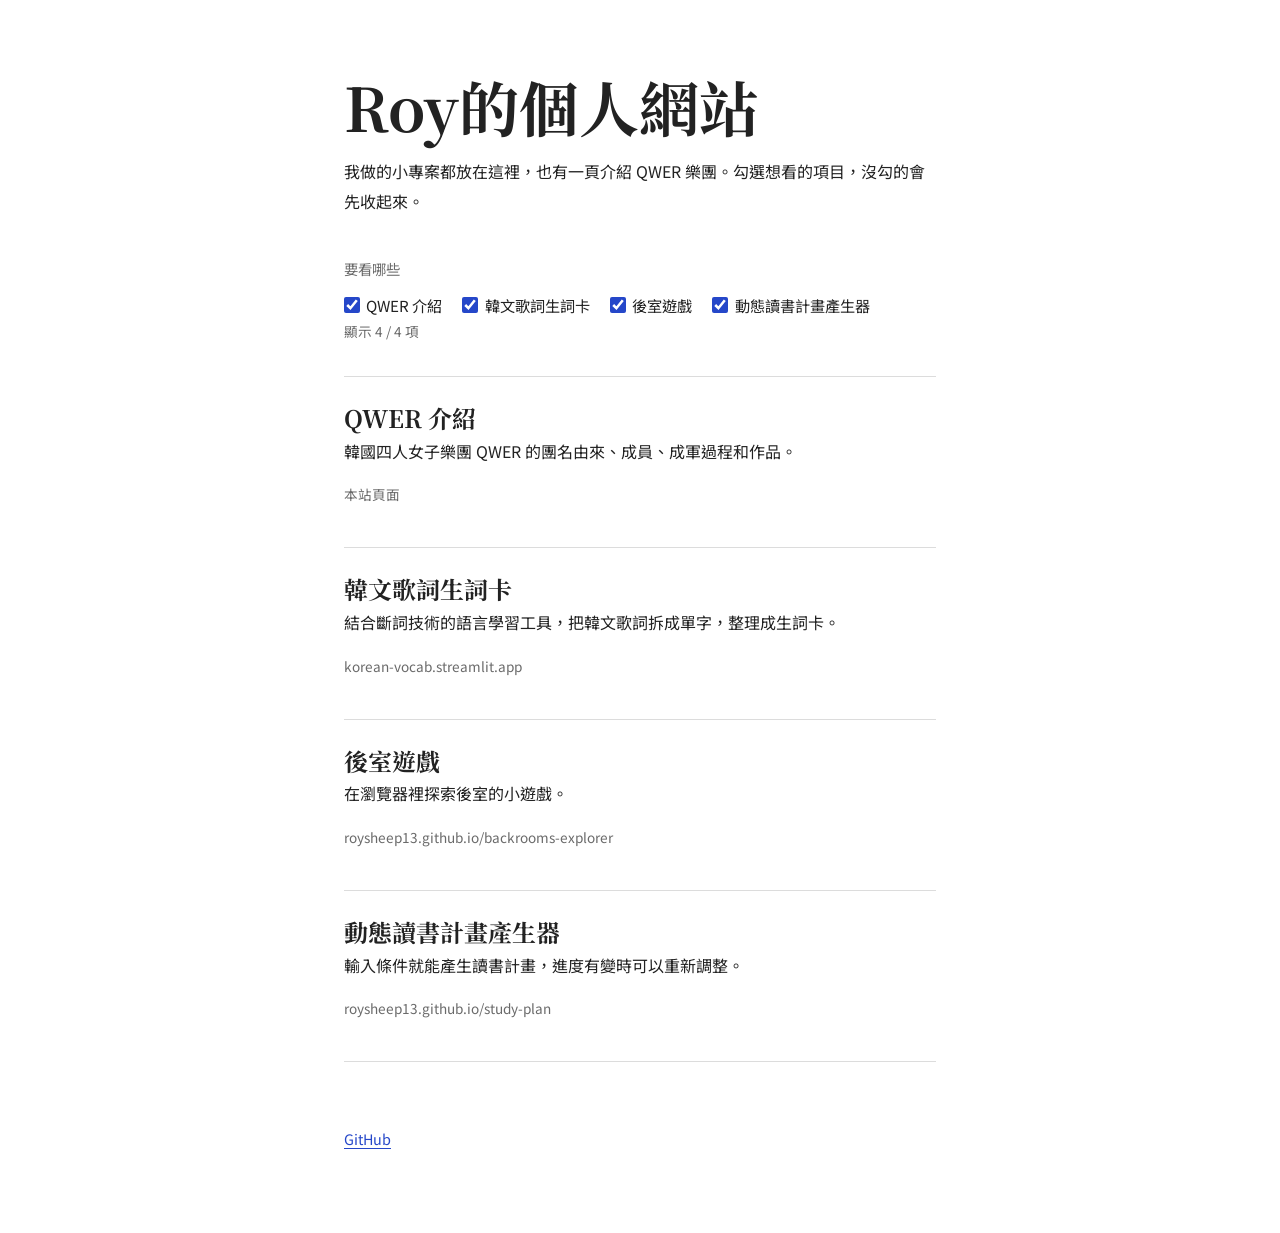
<file: index.html>
<!doctype html>
<html lang="zh-Hant">
<head>
  <meta charset="utf-8">
  <meta name="viewport" content="width=device-width, initial-scale=1">
  <title>Roy的個人網站</title>
  <meta name="description" content="Roy 做的小專案，以及 QWER 樂團介紹。">
  <link rel="preconnect" href="https://fonts.googleapis.com">
  <link rel="preconnect" href="https://fonts.gstatic.com" crossorigin>
  <link rel="stylesheet" href="https://fonts.googleapis.com/css2?family=Noto+Sans+TC:wght@400;500&family=Noto+Serif+TC:wght@700&display=swap">
  <link rel="stylesheet" href="style.css">
</head>
<body>
  <main class="page">
    <h1 class="site-title">Roy的個人網站</h1>
    <p class="intro">我做的小專案都放在這裡，也有一頁介紹 QWER 樂團。勾選想看的項目，沒勾的會先收起來。</p>

    <fieldset class="filter">
      <legend>要看哪些</legend>
      <div class="opts">
        <label><input type="checkbox" data-filter="qwer" checked>QWER 介紹</label>
        <label><input type="checkbox" data-filter="korean-vocab" checked>韓文歌詞生詞卡</label>
        <label><input type="checkbox" data-filter="backrooms" checked>後室遊戲</label>
        <label><input type="checkbox" data-filter="study-plan" checked>動態讀書計畫產生器</label>
      </div>
    </fieldset>
    <p class="status" id="status" aria-live="polite">顯示 4 / 4 項</p>

    <ul class="works">
      <li data-work="qwer">
        <a class="work-name" href="qwer.html">QWER 介紹</a>
        <p class="work-desc">韓國四人女子樂團 QWER 的團名由來、成員、成軍過程和作品。</p>
        <p class="work-where">本站頁面</p>
      </li>
      <li data-work="korean-vocab">
        <a class="work-name" href="https://korean-vocab.streamlit.app" target="_blank" rel="noopener">韓文歌詞生詞卡</a>
        <p class="work-desc">結合斷詞技術的語言學習工具，把韓文歌詞拆成單字，整理成生詞卡。</p>
        <p class="work-where">korean-vocab.streamlit.app</p>
      </li>
      <li data-work="backrooms">
        <a class="work-name" href="https://roysheep13.github.io/backrooms-explorer/" target="_blank" rel="noopener">後室遊戲</a>
        <p class="work-desc">在瀏覽器裡探索後室的小遊戲。</p>
        <p class="work-where">roysheep13.github.io/backrooms-explorer</p>
      </li>
      <li data-work="study-plan">
        <a class="work-name" href="https://roysheep13.github.io/study-plan/" target="_blank" rel="noopener">動態讀書計畫產生器</a>
        <p class="work-desc">輸入條件就能產生讀書計畫，進度有變時可以重新調整。</p>
        <p class="work-where">roysheep13.github.io/study-plan</p>
      </li>
    </ul>
    <p class="empty" id="empty" hidden>目前沒有勾選任何項目，勾選上面的選項就會顯示。</p>

    <footer class="foot">
      <a href="https://github.com/RoySheep13">GitHub</a>
    </footer>
  </main>
  <script src="script.js"></script>
</body>
</html>
</file>
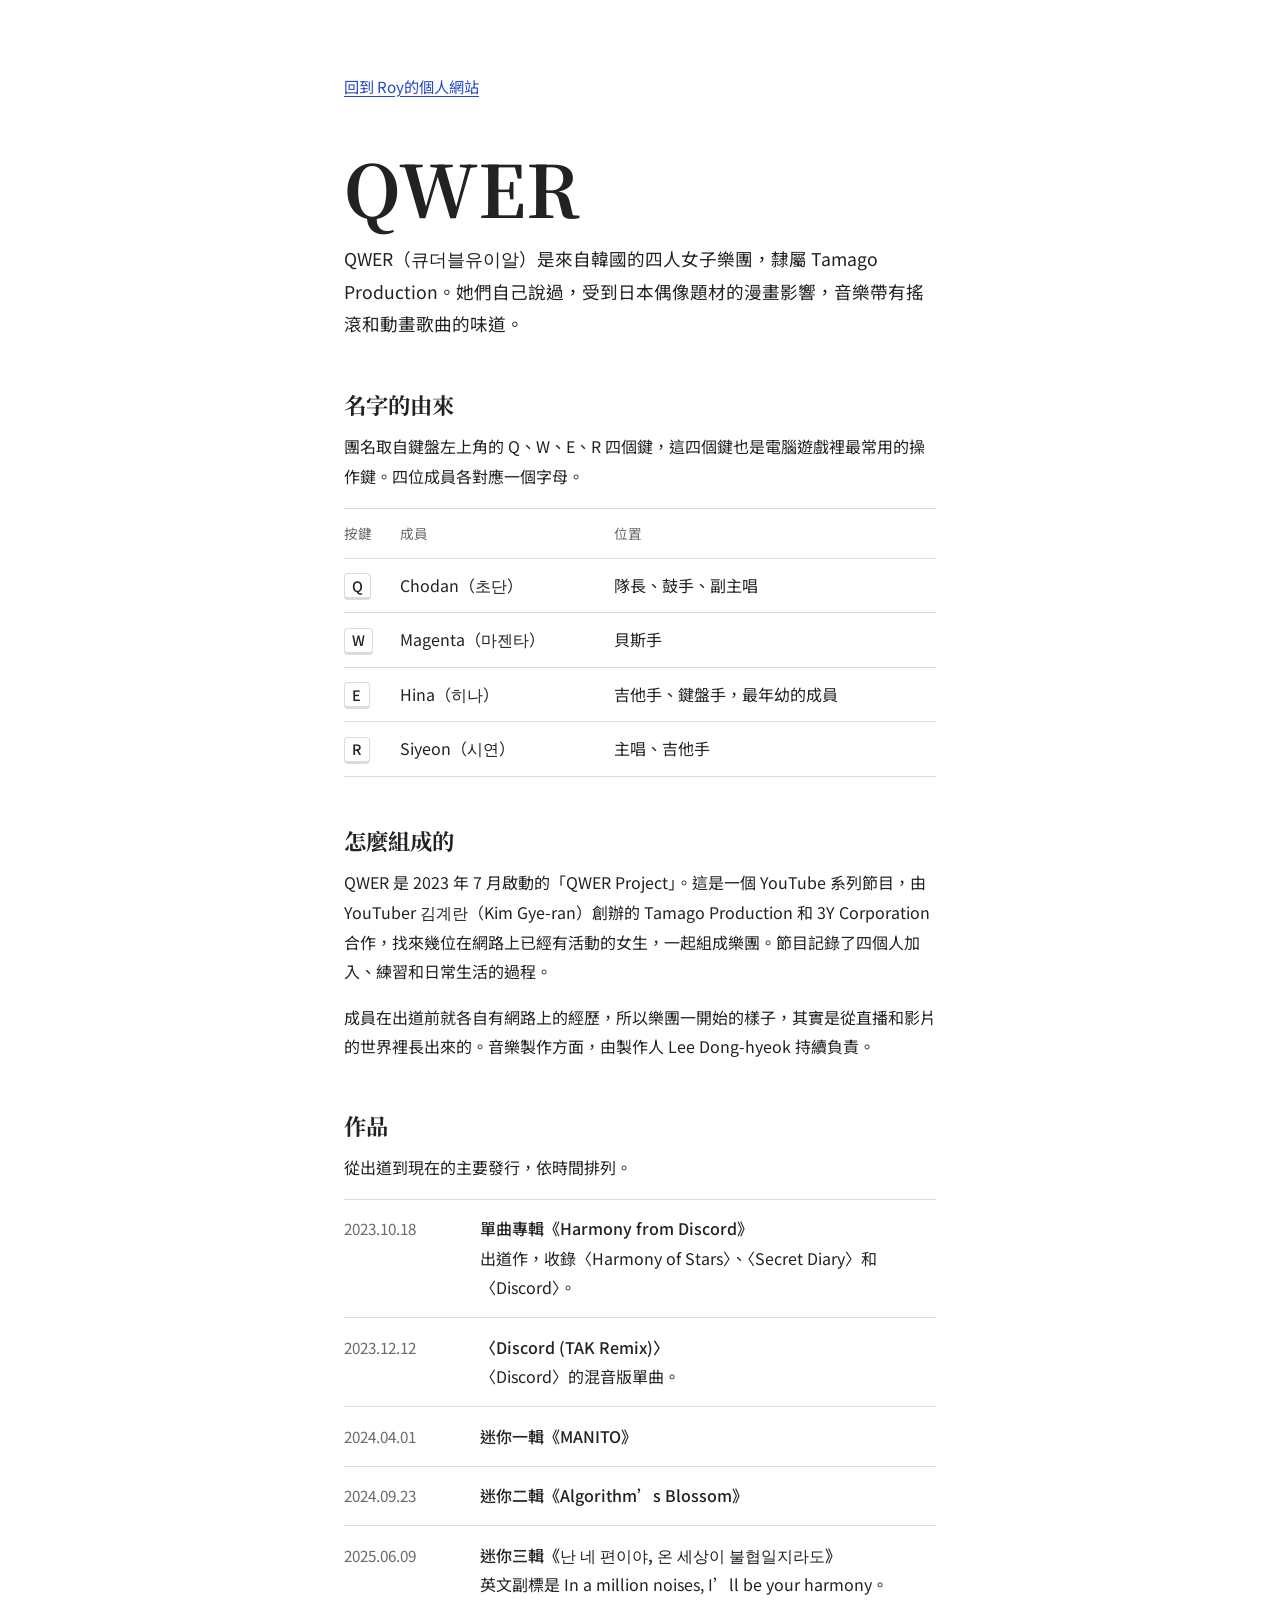
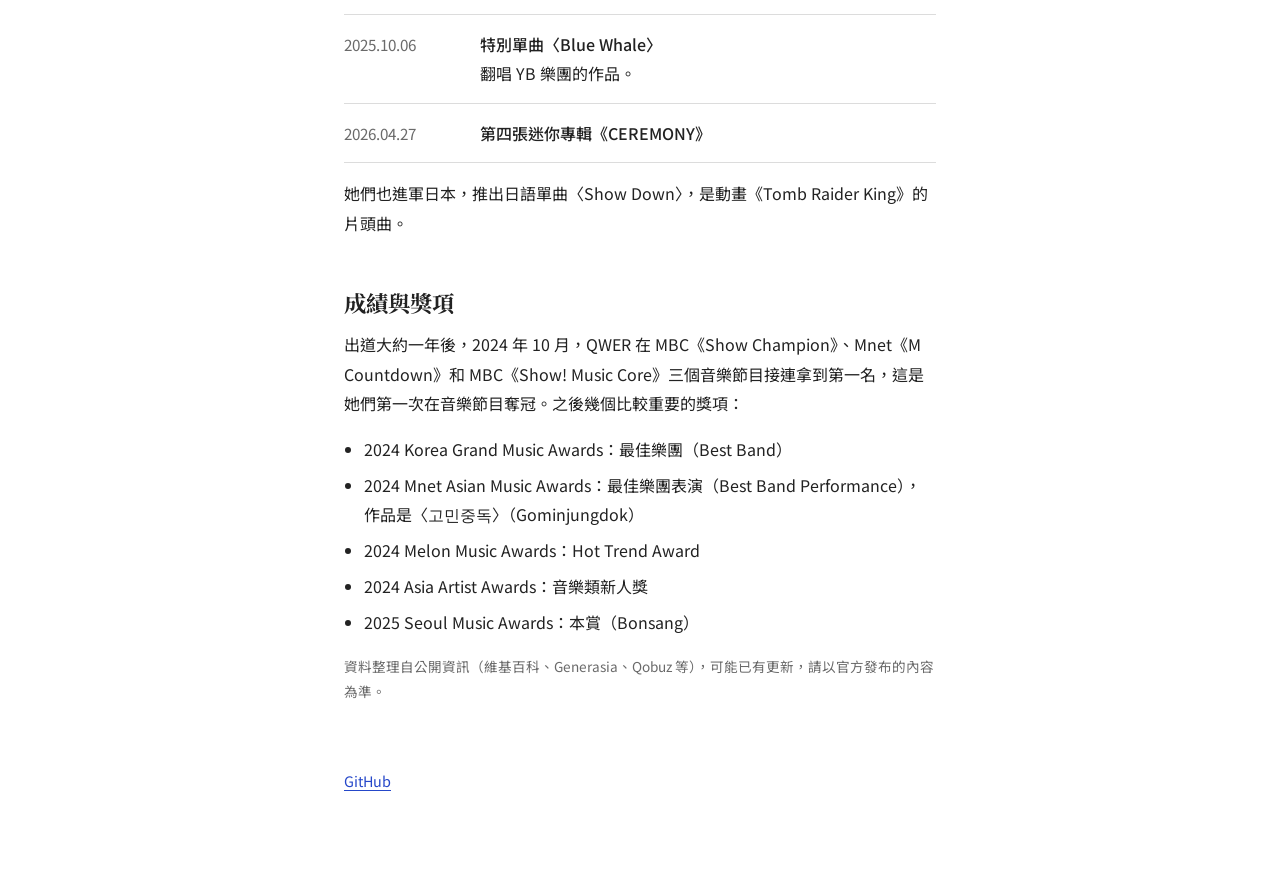
<file: qwer.html>
<!doctype html>
<html lang="zh-Hant">
<head>
  <meta charset="utf-8">
  <meta name="viewport" content="width=device-width, initial-scale=1">
  <title>QWER 介紹 | Roy的個人網站</title>
  <meta name="description" content="韓國四人女子樂團 QWER 的團名由來、成員、成軍過程和作品整理。">
  <link rel="preconnect" href="https://fonts.googleapis.com">
  <link rel="preconnect" href="https://fonts.gstatic.com" crossorigin>
  <link rel="stylesheet" href="https://fonts.googleapis.com/css2?family=Noto+Sans+TC:wght@400;500&family=Noto+Serif+TC:wght@700&display=swap">
  <link rel="stylesheet" href="style.css">
</head>
<body>
  <main class="page">
    <a class="back" href="index.html">回到 Roy的個人網站</a>

    <h1 class="title">QWER</h1>
    <p class="lead">QWER（큐더블유이알）是來自韓國的四人女子樂團，隸屬 Tamago Production。她們自己說過，受到日本偶像題材的漫畫影響，音樂帶有搖滾和動畫歌曲的味道。</p>

    <h2>名字的由來</h2>
    <p>團名取自鍵盤左上角的 Q、W、E、R 四個鍵，這四個鍵也是電腦遊戲裡最常用的操作鍵。四位成員各對應一個字母。</p>
    <table class="members">
      <thead>
        <tr><th scope="col">按鍵</th><th scope="col">成員</th><th scope="col">位置</th></tr>
      </thead>
      <tbody>
        <tr><td><kbd>Q</kbd></td><td>Chodan（초단）</td><td>隊長、鼓手、副主唱</td></tr>
        <tr><td><kbd>W</kbd></td><td>Magenta（마젠타）</td><td>貝斯手</td></tr>
        <tr><td><kbd>E</kbd></td><td>Hina（히나）</td><td>吉他手、鍵盤手，最年幼的成員</td></tr>
        <tr><td><kbd>R</kbd></td><td>Siyeon（시연）</td><td>主唱、吉他手</td></tr>
      </tbody>
    </table>

    <h2>怎麼組成的</h2>
    <p>QWER 是 2023 年 7 月啟動的「QWER Project」。這是一個 YouTube 系列節目，由 YouTuber 김계란（Kim Gye-ran）創辦的 Tamago Production 和 3Y Corporation 合作，找來幾位在網路上已經有活動的女生，一起組成樂團。節目記錄了四個人加入、練習和日常生活的過程。</p>
    <p>成員在出道前就各自有網路上的經歷，所以樂團一開始的樣子，其實是從直播和影片的世界裡長出來的。音樂製作方面，由製作人 Lee Dong-hyeok 持續負責。</p>

    <h2>作品</h2>
    <p>從出道到現在的主要發行，依時間排列。</p>
    <ol class="timeline">
      <li>
        <time datetime="2023-10-18">2023.10.18</time>
        <div><strong>單曲專輯《Harmony from Discord》</strong><p>出道作，收錄〈Harmony of Stars〉、〈Secret Diary〉和〈Discord〉。</p></div>
      </li>
      <li>
        <time datetime="2023-12-12">2023.12.12</time>
        <div><strong>〈Discord (TAK Remix)〉</strong><p>〈Discord〉的混音版單曲。</p></div>
      </li>
      <li>
        <time datetime="2024-04-01">2024.04.01</time>
        <div><strong>迷你一輯《MANITO》</strong></div>
      </li>
      <li>
        <time datetime="2024-09-23">2024.09.23</time>
        <div><strong>迷你二輯《Algorithm’s Blossom》</strong></div>
      </li>
      <li>
        <time datetime="2025-06-09">2025.06.09</time>
        <div><strong>迷你三輯《난 네 편이야, 온 세상이 불협일지라도》</strong><p>英文副標是 In a million noises, I’ll be your harmony。</p></div>
      </li>
      <li>
        <time datetime="2025-10-06">2025.10.06</time>
        <div><strong>特別單曲〈Blue Whale〉</strong><p>翻唱 YB 樂團的作品。</p></div>
      </li>
      <li>
        <time datetime="2026-04-27">2026.04.27</time>
        <div><strong>第四張迷你專輯《CEREMONY》</strong></div>
      </li>
    </ol>
    <p style="margin-top: 1rem;">她們也進軍日本，推出日語單曲〈Show Down〉，是動畫《Tomb Raider King》的片頭曲。</p>

    <h2>成績與獎項</h2>
    <p>出道大約一年後，2024 年 10 月，QWER 在 MBC《Show Champion》、Mnet《M Countdown》和 MBC《Show! Music Core》三個音樂節目接連拿到第一名，這是她們第一次在音樂節目奪冠。之後幾個比較重要的獎項：</p>
    <ul class="awards">
      <li>2024 Korea Grand Music Awards：最佳樂團（Best Band）</li>
      <li>2024 Mnet Asian Music Awards：最佳樂團表演（Best Band Performance），作品是〈고민중독〉（Gominjungdok）</li>
      <li>2024 Melon Music Awards：Hot Trend Award</li>
      <li>2024 Asia Artist Awards：音樂類新人獎</li>
      <li>2025 Seoul Music Awards：本賞（Bonsang）</li>
    </ul>

    <p class="note">資料整理自公開資訊（維基百科、Generasia、Qobuz 等），可能已有更新，請以官方發布的內容為準。</p>

    <footer class="foot">
      <a href="https://github.com/RoySheep13">GitHub</a>
    </footer>
  </main>
</body>
</html>
</file>
<file: style.css>
:root {
  --bg: #ffffff;
  --text: #222222;
  --muted: #6a6a6a;
  --line: #dcdcdc;
  --accent: #2547c9;
  --serif: "Noto Serif TC", "Songti TC", "PMingLiU", serif;
  --sans: "Noto Sans TC", "PingFang TC", "Microsoft JhengHei", system-ui, sans-serif;
}

@media (prefers-color-scheme: dark) {
  :root {
    --bg: #1b1b1b;
    --text: #e8e8e8;
    --muted: #9a9a9a;
    --line: #3a3a3a;
    --accent: #8ea6ff;
  }
}

* {
  box-sizing: border-box;
}

html {
  -webkit-text-size-adjust: 100%;
}

body {
  margin: 0;
  background: var(--bg);
  color: var(--text);
  font: 400 1rem/1.85 var(--sans);
}

.page {
  max-width: 40rem;
  margin: 0 auto;
  padding: 4.5rem 1.5rem 5rem;
}

a {
  color: var(--accent);
  text-underline-offset: 0.2em;
}

a:hover {
  text-decoration-thickness: 2px;
}

:focus-visible {
  outline: 2px solid var(--accent);
  outline-offset: 3px;
}

h1,
h2 {
  font-family: var(--serif);
  font-weight: 700;
}

/* ---------- 首頁 ---------- */

.site-title {
  margin: 0 0 1rem;
  font-size: clamp(2.4rem, 8vw, 3.75rem);
  line-height: 1.15;
}

.intro {
  margin: 0;
}

.filter {
  margin: 2.5rem 0 0;
  padding: 0;
  border: 0;
}

.filter legend {
  padding: 0;
  margin-bottom: 0.5rem;
  color: var(--muted);
  font-size: 0.9rem;
}

.filter .opts {
  display: flex;
  flex-wrap: wrap;
  gap: 0.35rem 1.25rem;
}

.filter label {
  display: inline-flex;
  align-items: center;
  gap: 0.4rem;
  font-size: 0.95rem;
  cursor: pointer;
}

.filter input {
  width: 1rem;
  height: 1rem;
  margin: 0;
  accent-color: var(--accent);
}

.status {
  margin: 0.75rem 0 0;
  color: var(--muted);
  font-size: 0.85rem;
}

.works {
  margin: 2rem 0 0;
  padding: 0;
  list-style: none;
  border-top: 1px solid var(--line);
}

.works li {
  padding: 1.5rem 0;
  border-bottom: 1px solid var(--line);
}

.works li[hidden] {
  display: none;
}

.work-name {
  color: var(--text);
  font: 700 1.5rem/1.4 var(--serif);
  text-decoration: none;
}

.work-name:hover {
  color: var(--accent);
  text-decoration: underline;
  text-decoration-thickness: 2px;
}

.work-desc {
  margin: 0.35rem 0 0;
}

.work-where {
  margin: 0.25rem 0 0;
  color: var(--muted);
  font-size: 0.85rem;
}

.empty {
  margin: 2rem 0 0;
  color: var(--muted);
}

.foot {
  margin-top: 4rem;
  color: var(--muted);
  font-size: 0.9rem;
}

/* ---------- QWER 介紹頁 ---------- */

.back {
  display: inline-block;
  margin-bottom: 3rem;
  font-size: 0.95rem;
}

.title {
  margin: 0 0 1rem;
  font-size: clamp(2.8rem, 10vw, 4.5rem);
  line-height: 1.1;
}

.lead {
  margin: 0;
  font-size: 1.1rem;
}

h2 {
  margin: 3rem 0 0.75rem;
  font-size: 1.4rem;
  line-height: 1.4;
}

.page p {
  margin: 0 0 1rem;
}

kbd {
  display: inline-block;
  min-width: 1.8em;
  padding: 0.1em 0.5em;
  border: 1px solid var(--line);
  border-bottom-width: 3px;
  border-radius: 4px;
  font: 500 0.9rem/1.4 var(--sans);
  text-align: center;
}

.members {
  width: 100%;
  margin-top: 1rem;
  border-collapse: collapse;
}

.members th,
.members td {
  padding: 0.75rem 0.75rem 0.75rem 0;
  border-bottom: 1px solid var(--line);
  font-weight: 400;
  text-align: left;
  vertical-align: top;
}

.members thead th {
  color: var(--muted);
  font-size: 0.85rem;
  border-top: 1px solid var(--line);
}

.members td:first-child,
.members th:first-child {
  width: 3.5rem;
}

.timeline {
  margin: 1rem 0 0;
  padding: 0;
  list-style: none;
  border-top: 1px solid var(--line);
}

.timeline li {
  display: grid;
  grid-template-columns: 7.5rem 1fr;
  gap: 0.25rem 1rem;
  padding: 0.9rem 0;
  border-bottom: 1px solid var(--line);
}

.timeline time {
  color: var(--muted);
  font-size: 0.95rem;
  font-variant-numeric: tabular-nums;
}

.timeline strong {
  font-weight: 500;
}

.timeline p {
  margin: 0;
}

.awards {
  margin: 0 0 1rem;
  padding-left: 1.25rem;
}

.awards li {
  margin-bottom: 0.4rem;
}

.note {
  margin-top: 3rem;
  color: var(--muted);
  font-size: 0.85rem;
}

@media (max-width: 30rem) {
  .page {
    padding-top: 3rem;
  }

  .timeline li {
    grid-template-columns: 1fr;
  }
}
</file>
